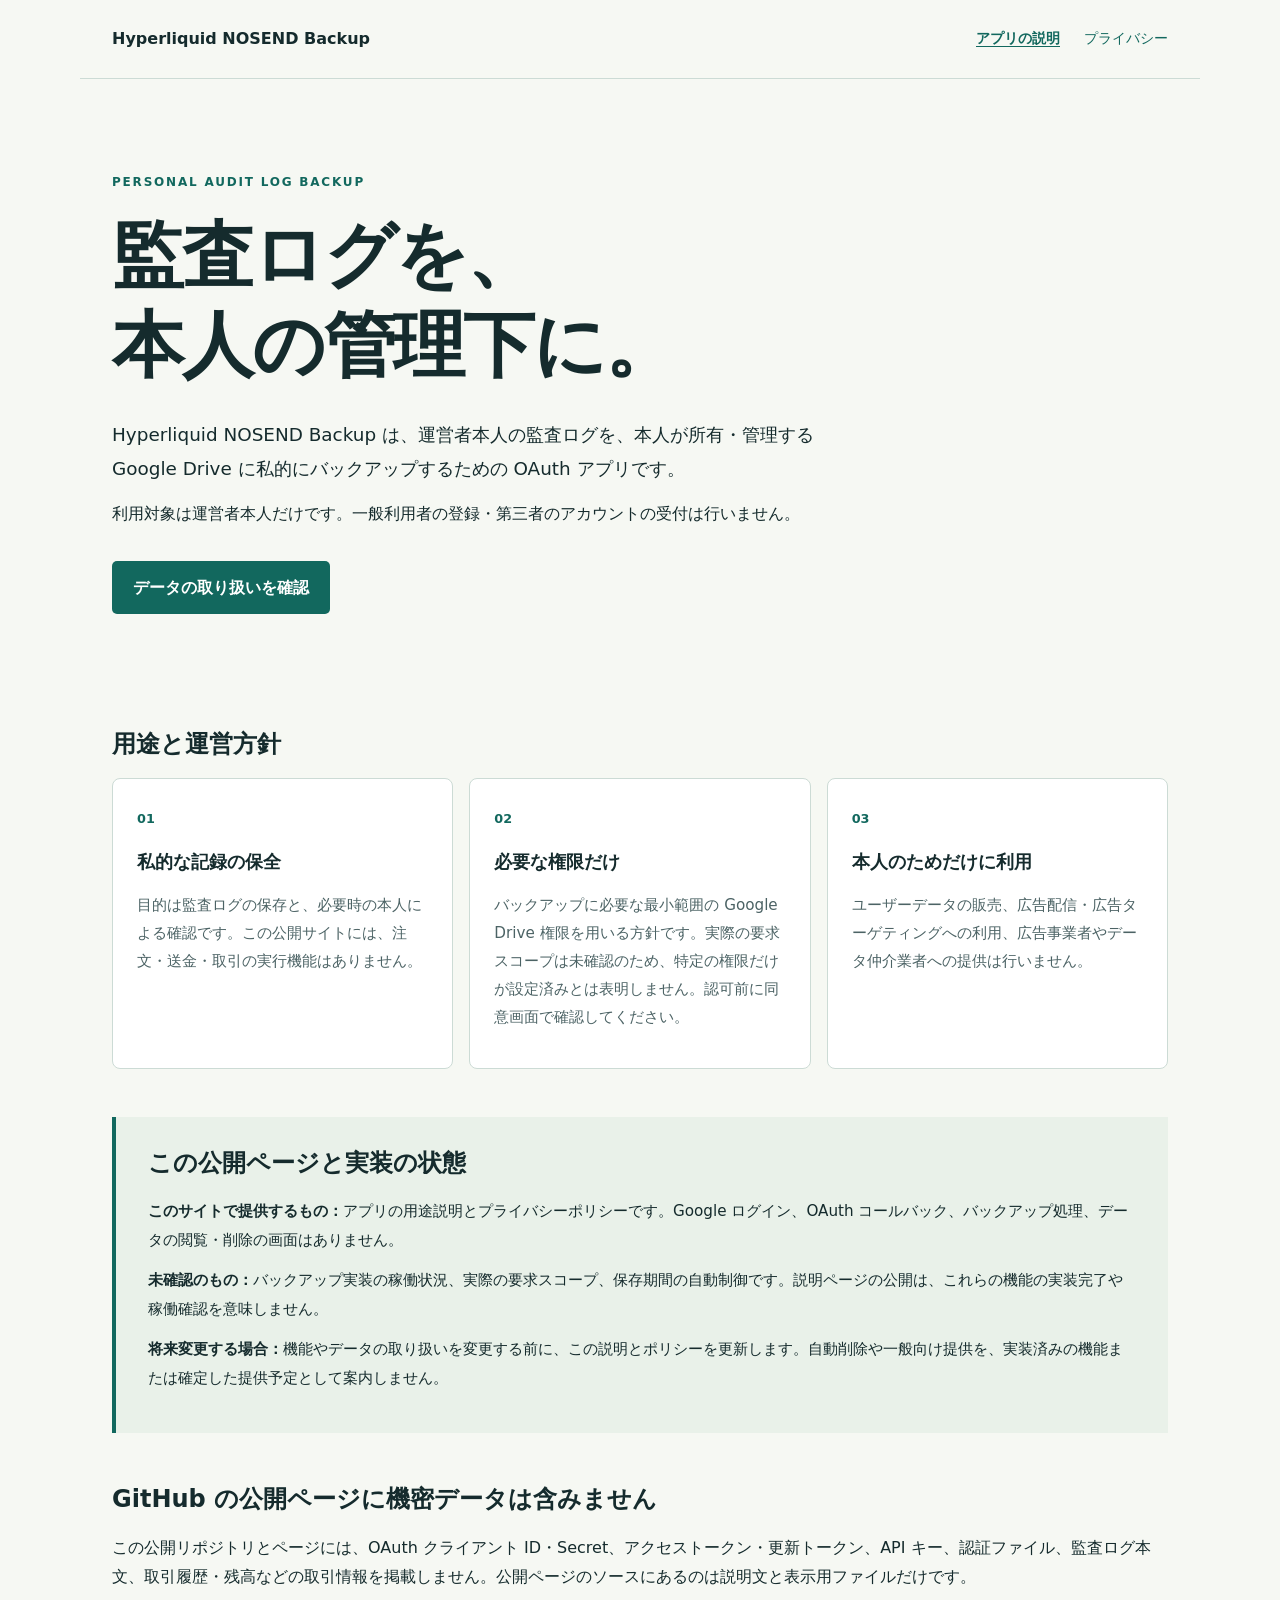
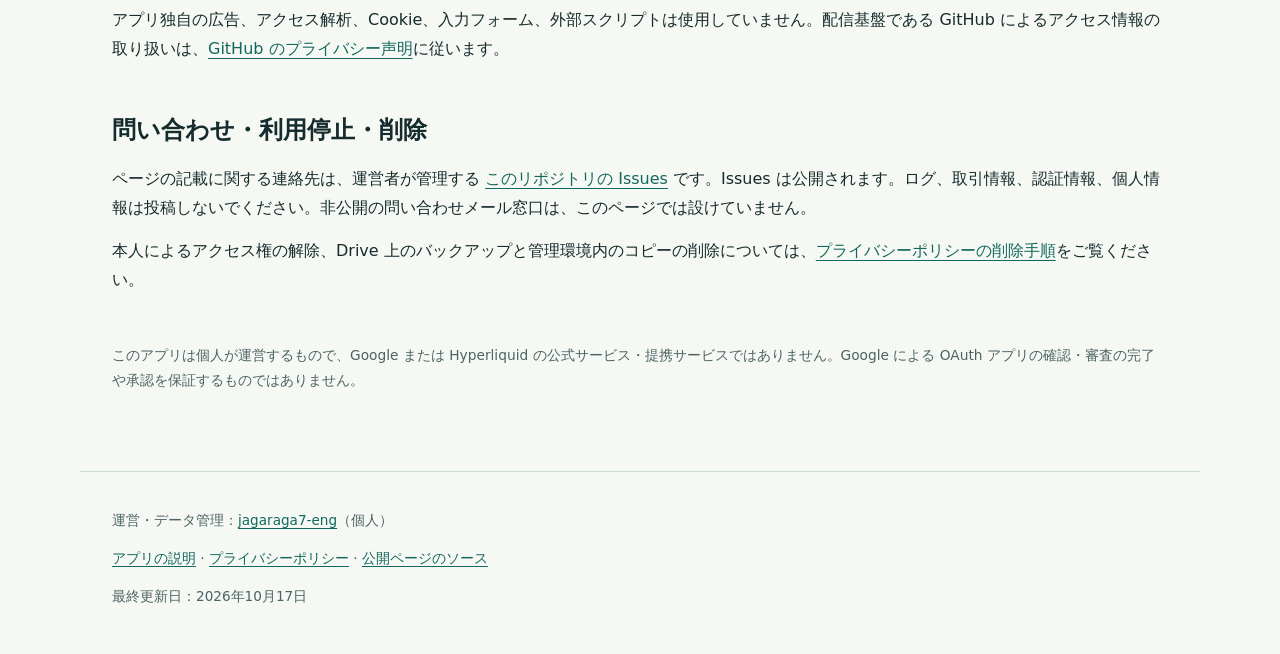
<file: index.html>
<!doctype html>
<html lang="ja">
<head>
<meta charset="utf-8">
<meta name="viewport" content="width=device-width, initial-scale=1">
<meta name="referrer" content="strict-origin-when-cross-origin">
<meta http-equiv="Content-Security-Policy" content="default-src 'none'; style-src 'self'; img-src 'self'; base-uri 'none'; form-action 'none'">
<meta name="description" content="本人の監査ログを本人のGoogle Driveへ私的にバックアップするためのOAuthアプリの説明。公開サイトは説明専用です。">
<title>Hyperliquid NOSEND Backup | アプリの説明</title>
<link rel="stylesheet" href="./styles.css">
</head>
<body>
<a class="skip" href="#main">本文へ移動</a>
<header class="site-header"><a class="brand" href="./">Hyperliquid NOSEND Backup</a>
<nav aria-label="メインナビゲーション"><a href="./" aria-current="page">アプリの説明</a><a href="./privacy.html">プライバシー</a></nav></header>
<main id="main">
<section class="hero"><p class="eyebrow">PERSONAL AUDIT LOG BACKUP</p><h1>監査ログを、<br>本人の管理下に。</h1><p class="lead">Hyperliquid NOSEND Backup は、運営者本人の監査ログを、本人が所有・管理する Google Drive に私的にバックアップするための OAuth アプリです。</p><p>利用対象は運営者本人だけです。一般利用者の登録・第三者のアカウントの受付は行いません。</p><a class="button" href="./privacy.html">データの取り扱いを確認</a></section>
<section aria-labelledby="principles"><h2 id="principles">用途と運営方針</h2><div class="cards">
<article class="card"><span class="number">01</span><h3>私的な記録の保全</h3><p>目的は監査ログの保存と、必要時の本人による確認です。この公開サイトには、注文・送金・取引の実行機能はありません。</p></article>
<article class="card"><span class="number">02</span><h3>必要な権限だけ</h3><p>バックアップに必要な最小範囲の Google Drive 権限を用いる方針です。実際の要求スコープは未確認のため、特定の権限だけが設定済みとは表明しません。認可前に同意画面で確認してください。</p></article>
<article class="card"><span class="number">03</span><h3>本人のためだけに利用</h3><p>ユーザーデータの販売、広告配信・広告ターゲティングへの利用、広告事業者やデータ仲介業者への提供は行いません。</p></article>
</div></section>
<section class="notice" aria-labelledby="status"><h2 id="status">この公開ページと実装の状態</h2><p><strong>このサイトで提供するもの：</strong>アプリの用途説明とプライバシーポリシーです。Google ログイン、OAuth コールバック、バックアップ処理、データの閲覧・削除の画面はありません。</p><p><strong>未確認のもの：</strong>バックアップ実装の稼働状況、実際の要求スコープ、保存期間の自動制御です。説明ページの公開は、これらの機能の実装完了や稼働確認を意味しません。</p><p><strong>将来変更する場合：</strong>機能やデータの取り扱いを変更する前に、この説明とポリシーを更新します。自動削除や一般向け提供を、実装済みの機能または確定した提供予定として案内しません。</p></section>
<section aria-labelledby="public-data"><h2 id="public-data">GitHub の公開ページに機密データは含みません</h2><p>この公開リポジトリとページには、OAuth クライアント ID・Secret、アクセストークン・更新トークン、API キー、認証ファイル、監査ログ本文、取引履歴・残高などの取引情報を掲載しません。公開ページのソースにあるのは説明文と表示用ファイルだけです。</p><p>アプリ独自の広告、アクセス解析、Cookie、入力フォーム、外部スクリプトは使用していません。配信基盤である GitHub によるアクセス情報の取り扱いは、<a href="https://docs.github.com/en/site-policy/privacy-policies/github-general-privacy-statement">GitHub のプライバシー声明</a>に従います。</p></section>
<section aria-labelledby="contact"><h2 id="contact">問い合わせ・利用停止・削除</h2><p>ページの記載に関する連絡先は、運営者が管理する <a href="https://github.com/jagaraga7-eng/hyperliquid-nosend-oauth-pages/issues">このリポジトリの Issues</a> です。Issues は公開されます。ログ、取引情報、認証情報、個人情報は投稿しないでください。非公開の問い合わせメール窓口は、このページでは設けていません。</p><p>本人によるアクセス権の解除、Drive 上のバックアップと管理環境内のコピーの削除については、<a href="./privacy.html#deletion">プライバシーポリシーの削除手順</a>をご覧ください。</p></section>
<p class="small">このアプリは個人が運営するもので、Google または Hyperliquid の公式サービス・提携サービスではありません。Google による OAuth アプリの確認・審査の完了や承認を保証するものではありません。</p>
</main><footer class="site-footer"><p>運営・データ管理：<a href="https://github.com/jagaraga7-eng">jagaraga7-eng</a>（個人）</p><p><a href="./">アプリの説明</a> · <a href="./privacy.html">プライバシーポリシー</a> · <a href="https://github.com/jagaraga7-eng/hyperliquid-nosend-oauth-pages">公開ページのソース</a></p><p>最終更新日：2026年10月17日</p></footer>
</body>
</html>
</file>
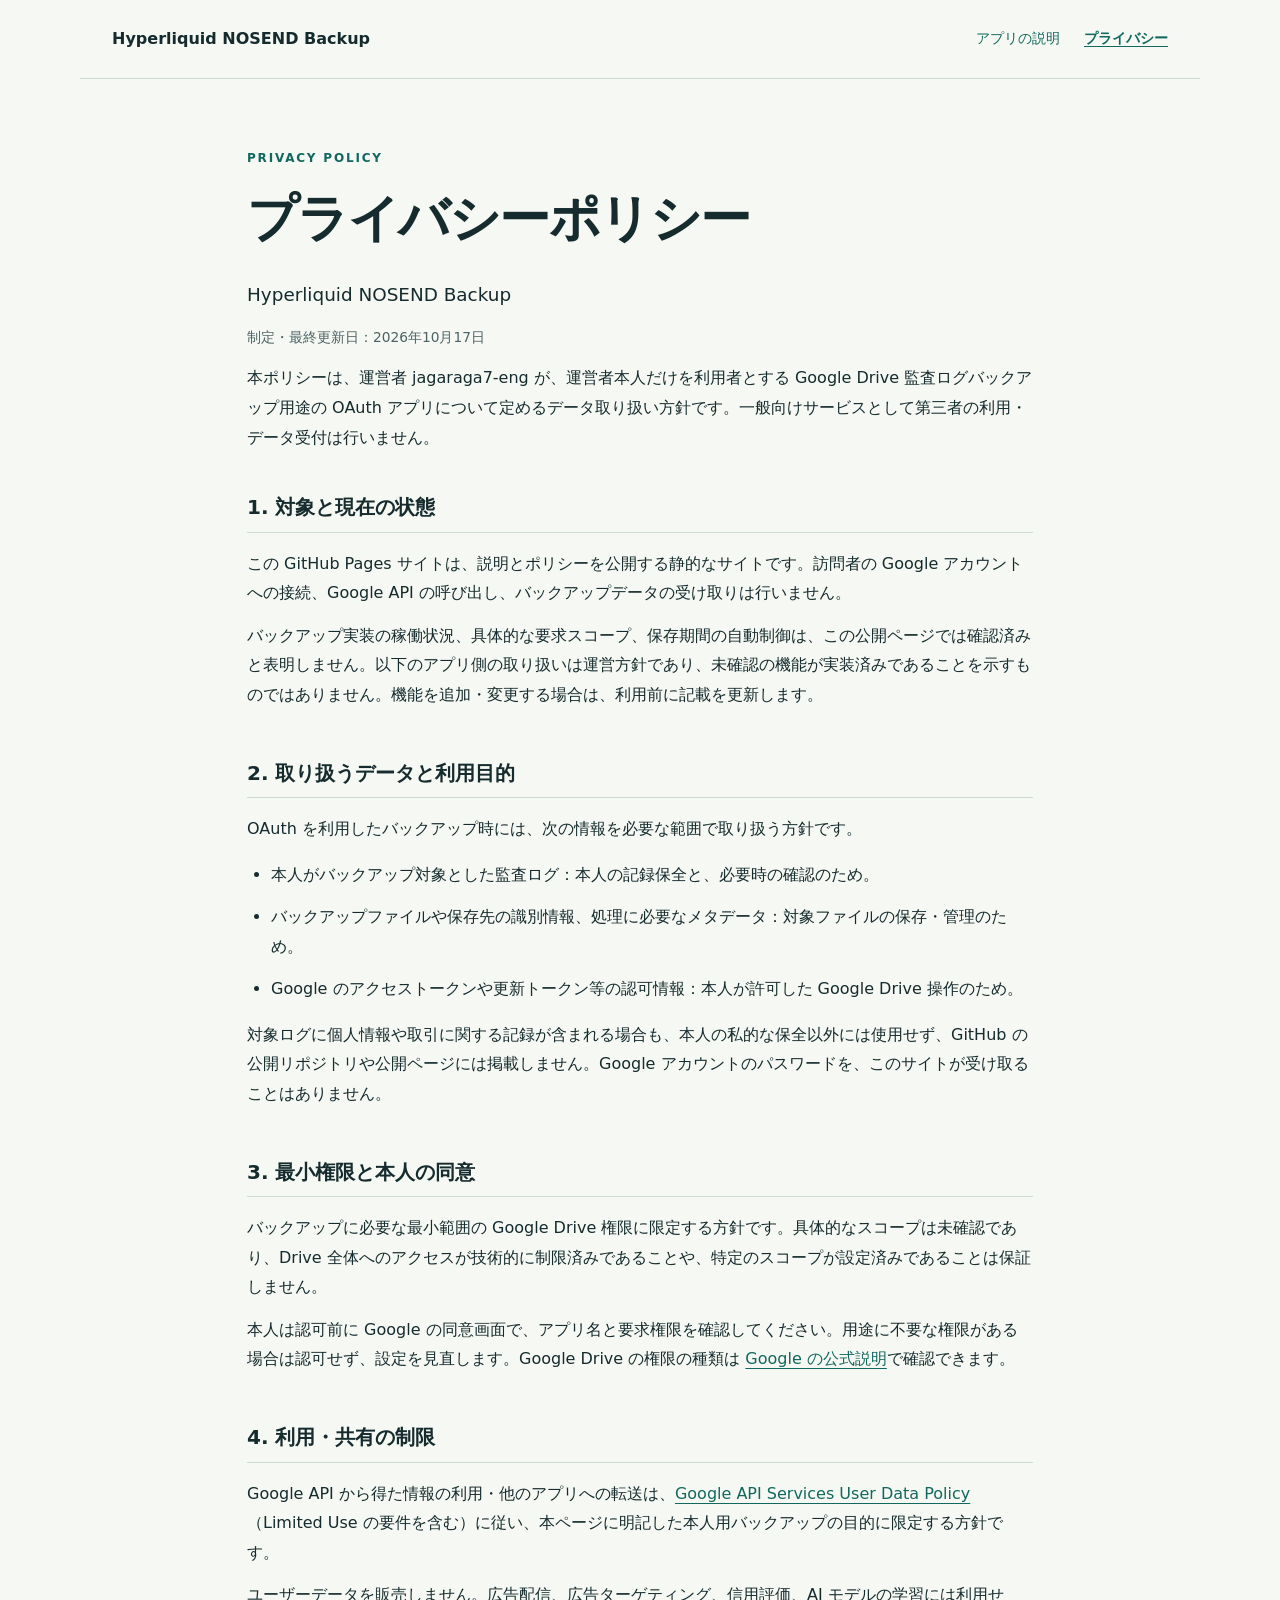
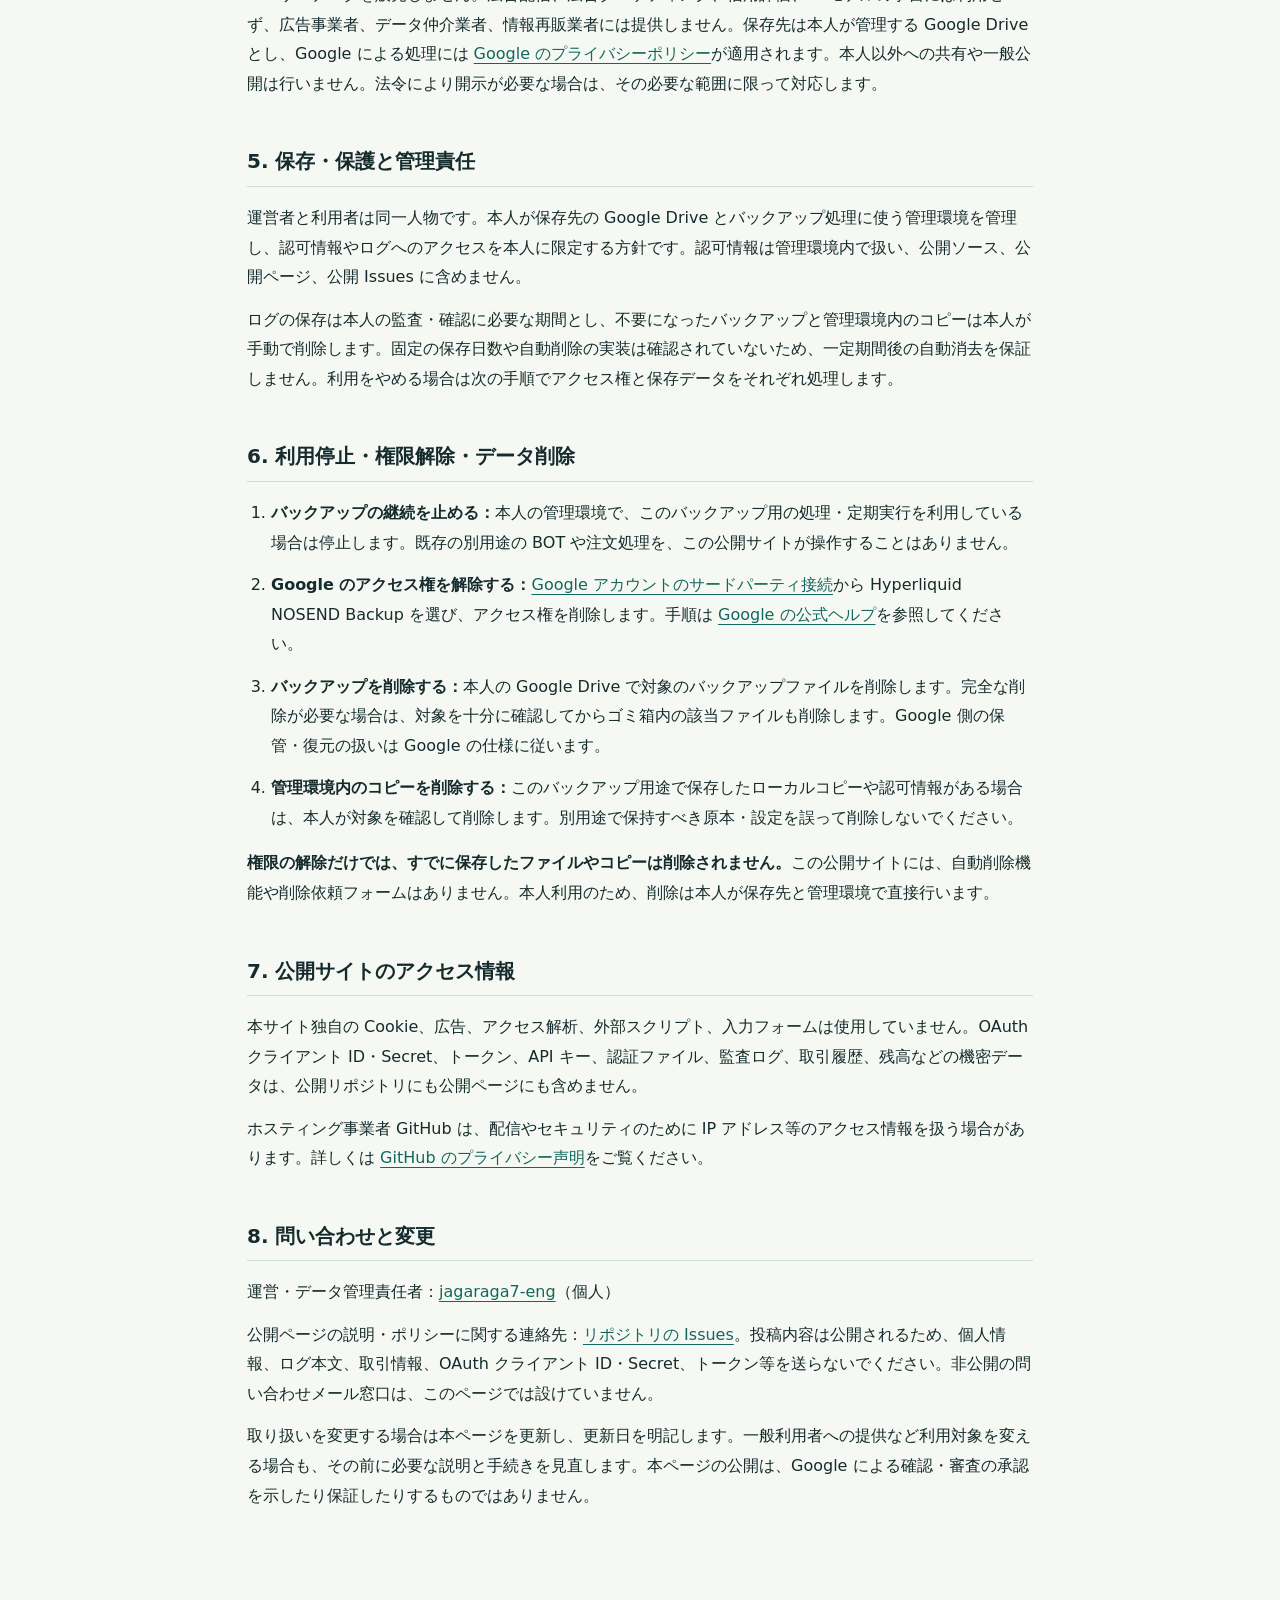
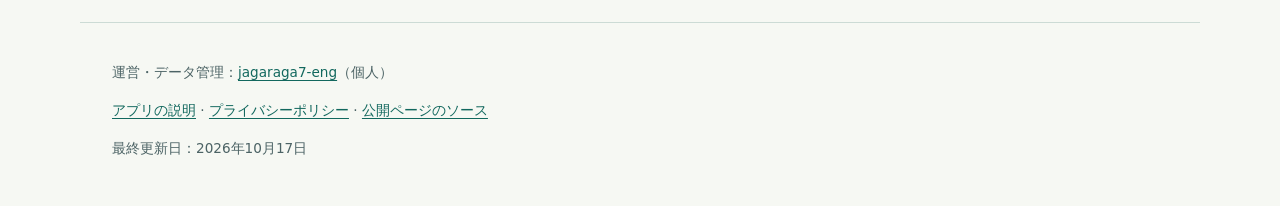
<file: privacy.html>
<!doctype html>
<html lang="ja">
<head>
<meta charset="utf-8">
<meta name="viewport" content="width=device-width, initial-scale=1">
<meta name="referrer" content="strict-origin-when-cross-origin">
<meta http-equiv="Content-Security-Policy" content="default-src 'none'; style-src 'self'; img-src 'self'; base-uri 'none'; form-action 'none'">
<meta name="description" content="Hyperliquid NOSEND Backup の個人利用におけるデータの利用目的、最小権限、管理、利用停止と削除方法。">
<title>プライバシーポリシー | Hyperliquid NOSEND Backup</title>
<link rel="stylesheet" href="./styles.css">
</head>
<body>
<a class="skip" href="#main">本文へ移動</a>
<header class="site-header"><a class="brand" href="./">Hyperliquid NOSEND Backup</a>
<nav aria-label="メインナビゲーション"><a href="./">アプリの説明</a><a href="./privacy.html" aria-current="page">プライバシー</a></nav></header>
<main id="main" class="policy">
<p class="eyebrow">PRIVACY POLICY</p><h1>プライバシーポリシー</h1><p class="lead">Hyperliquid NOSEND Backup</p><p class="small">制定・最終更新日：2026年10月17日</p>
<p>本ポリシーは、運営者 jagaraga7-eng が、運営者本人だけを利用者とする Google Drive 監査ログバックアップ用途の OAuth アプリについて定めるデータ取り扱い方針です。一般向けサービスとして第三者の利用・データ受付は行いません。</p>
<section><h2>1. 対象と現在の状態</h2><p>この GitHub Pages サイトは、説明とポリシーを公開する静的なサイトです。訪問者の Google アカウントへの接続、Google API の呼び出し、バックアップデータの受け取りは行いません。</p><p>バックアップ実装の稼働状況、具体的な要求スコープ、保存期間の自動制御は、この公開ページでは確認済みと表明しません。以下のアプリ側の取り扱いは運営方針であり、未確認の機能が実装済みであることを示すものではありません。機能を追加・変更する場合は、利用前に記載を更新します。</p></section>
<section><h2>2. 取り扱うデータと利用目的</h2><p>OAuth を利用したバックアップ時には、次の情報を必要な範囲で取り扱う方針です。</p><ul><li>本人がバックアップ対象とした監査ログ：本人の記録保全と、必要時の確認のため。</li><li>バックアップファイルや保存先の識別情報、処理に必要なメタデータ：対象ファイルの保存・管理のため。</li><li>Google のアクセストークンや更新トークン等の認可情報：本人が許可した Google Drive 操作のため。</li></ul><p>対象ログに個人情報や取引に関する記録が含まれる場合も、本人の私的な保全以外には使用せず、GitHub の公開リポジトリや公開ページには掲載しません。Google アカウントのパスワードを、このサイトが受け取ることはありません。</p></section>
<section><h2>3. 最小権限と本人の同意</h2><p>バックアップに必要な最小範囲の Google Drive 権限に限定する方針です。具体的なスコープは未確認であり、Drive 全体へのアクセスが技術的に制限済みであることや、特定のスコープが設定済みであることは保証しません。</p><p>本人は認可前に Google の同意画面で、アプリ名と要求権限を確認してください。用途に不要な権限がある場合は認可せず、設定を見直します。Google Drive の権限の種類は <a href="https://developers.google.com/workspace/drive/api/guides/api-specific-auth">Google の公式説明</a>で確認できます。</p></section>
<section><h2>4. 利用・共有の制限</h2><p>Google API から得た情報の利用・他のアプリへの転送は、<a href="https://developers.google.com/terms/api-services-user-data-policy">Google API Services User Data Policy</a>（Limited Use の要件を含む）に従い、本ページに明記した本人用バックアップの目的に限定する方針です。</p><p>ユーザーデータを販売しません。広告配信、広告ターゲティング、信用評価、AI モデルの学習には利用せず、広告事業者、データ仲介業者、情報再販業者には提供しません。保存先は本人が管理する Google Drive とし、Google による処理には <a href="https://policies.google.com/privacy?hl=ja">Google のプライバシーポリシー</a>が適用されます。本人以外への共有や一般公開は行いません。法令により開示が必要な場合は、その必要な範囲に限って対応します。</p></section>
<section><h2>5. 保存・保護と管理責任</h2><p>運営者と利用者は同一人物です。本人が保存先の Google Drive とバックアップ処理に使う管理環境を管理し、認可情報やログへのアクセスを本人に限定する方針です。認可情報は管理環境内で扱い、公開ソース、公開ページ、公開 Issues に含めません。</p><p>ログの保存は本人の監査・確認に必要な期間とし、不要になったバックアップと管理環境内のコピーは本人が手動で削除します。固定の保存日数や自動削除の実装は確認されていないため、一定期間後の自動消去を保証しません。利用をやめる場合は次の手順でアクセス権と保存データをそれぞれ処理します。</p></section>
<section id="deletion"><h2>6. 利用停止・権限解除・データ削除</h2><ol><li><strong>バックアップの継続を止める：</strong>本人の管理環境で、このバックアップ用の処理・定期実行を利用している場合は停止します。既存の別用途の BOT や注文処理を、この公開サイトが操作することはありません。</li><li><strong>Google のアクセス権を解除する：</strong><a href="https://myaccount.google.com/connections">Google アカウントのサードパーティ接続</a>から Hyperliquid NOSEND Backup を選び、アクセス権を削除します。手順は <a href="https://support.google.com/accounts/answer/13533235?hl=ja">Google の公式ヘルプ</a>を参照してください。</li><li><strong>バックアップを削除する：</strong>本人の Google Drive で対象のバックアップファイルを削除します。完全な削除が必要な場合は、対象を十分に確認してからゴミ箱内の該当ファイルも削除します。Google 側の保管・復元の扱いは Google の仕様に従います。</li><li><strong>管理環境内のコピーを削除する：</strong>このバックアップ用途で保存したローカルコピーや認可情報がある場合は、本人が対象を確認して削除します。別用途で保持すべき原本・設定を誤って削除しないでください。</li></ol><p><strong>権限の解除だけでは、すでに保存したファイルやコピーは削除されません。</strong>この公開サイトには、自動削除機能や削除依頼フォームはありません。本人利用のため、削除は本人が保存先と管理環境で直接行います。</p></section>
<section><h2>7. 公開サイトのアクセス情報</h2><p>本サイト独自の Cookie、広告、アクセス解析、外部スクリプト、入力フォームは使用していません。OAuth クライアント ID・Secret、トークン、API キー、認証ファイル、監査ログ、取引履歴、残高などの機密データは、公開リポジトリにも公開ページにも含めません。</p><p>ホスティング事業者 GitHub は、配信やセキュリティのために IP アドレス等のアクセス情報を扱う場合があります。詳しくは <a href="https://docs.github.com/en/site-policy/privacy-policies/github-general-privacy-statement">GitHub のプライバシー声明</a>をご覧ください。</p></section>
<section><h2>8. 問い合わせと変更</h2><p>運営・データ管理責任者：<a href="https://github.com/jagaraga7-eng">jagaraga7-eng</a>（個人）</p><p>公開ページの説明・ポリシーに関する連絡先：<a href="https://github.com/jagaraga7-eng/hyperliquid-nosend-oauth-pages/issues">リポジトリの Issues</a>。投稿内容は公開されるため、個人情報、ログ本文、取引情報、OAuth クライアント ID・Secret、トークン等を送らないでください。非公開の問い合わせメール窓口は、このページでは設けていません。</p><p>取り扱いを変更する場合は本ページを更新し、更新日を明記します。一般利用者への提供など利用対象を変える場合も、その前に必要な説明と手続きを見直します。本ページの公開は、Google による確認・審査の承認を示したり保証したりするものではありません。</p></section>
</main><footer class="site-footer"><p>運営・データ管理：<a href="https://github.com/jagaraga7-eng">jagaraga7-eng</a>（個人）</p><p><a href="./">アプリの説明</a> · <a href="./privacy.html">プライバシーポリシー</a> · <a href="https://github.com/jagaraga7-eng/hyperliquid-nosend-oauth-pages">公開ページのソース</a></p><p>最終更新日：2026年10月17日</p></footer>
</body>
</html>
</file>
<file: styles.css>
:root{color-scheme:light;--ink:#152b2d;--muted:#4c6365;--accent:#12685e;--line:#ccdbd5;--paper:#f6f8f3}
*{box-sizing:border-box}html{scroll-behavior:smooth;scroll-padding-top:2rem}body{margin:0;background:var(--paper);color:var(--ink);font-family:system-ui,-apple-system,"Segoe UI","Noto Sans JP",sans-serif;line-height:1.85;overflow-wrap:anywhere}a{color:var(--accent);text-underline-offset:.22em}a:hover{text-decoration-thickness:2px}a:focus-visible{outline:3px solid #a54c1c;outline-offset:5px}.skip{position:absolute;top:-100px;left:1rem;padding:.5rem;background:white;z-index:10}.skip:focus{top:1rem}
.site-header{max-width:1120px;margin:auto;display:flex;justify-content:space-between;align-items:center;gap:1.5rem;padding:1.5rem 2rem;border-bottom:1px solid var(--line)}.brand{font-size:1rem;font-weight:750;text-decoration:none;color:var(--ink)}nav{display:flex;gap:1.5rem;font-size:.9rem}nav a{text-decoration:none}nav a[aria-current]{text-decoration:underline;font-weight:700}main{max-width:1120px;margin:auto;padding:0 2rem 4rem}.hero{max-width:850px;padding:5rem 0 4rem}.eyebrow{font-size:.75rem;letter-spacing:.15em;font-weight:750;color:var(--accent)}h1{font-size:clamp(2.5rem,6vw,4.5rem);letter-spacing:-.03em;line-height:1.25;margin:1rem 0 1.8rem;font-weight:750}h2{font-size:1.5rem;line-height:1.5;margin:0 0 1rem}h3{font-size:1.12rem;margin:.75rem 0}.lead{font-size:1.15rem;max-width:760px}p{margin:.8rem 0}section{margin:0 0 3rem}.button{display:inline-block;padding:.75rem 1.3rem;margin-top:1.2rem;border-radius:5px;background:var(--accent);color:white;font-weight:650;text-decoration:none}.cards{display:grid;grid-template-columns:repeat(3,1fr);gap:1rem}.card{border:1px solid var(--line);padding:1.5rem;background:#fff;border-radius:8px}.card p{font-size:.95rem;color:var(--muted)}.number{font-size:.8rem;color:var(--accent);font-weight:700}.notice{padding:1.75rem 2rem;border-left:4px solid var(--accent);background:#e9f1e9}.notice p{font-size:.95rem}.small{font-size:.86rem;color:var(--muted)}.site-footer{max-width:1120px;margin:auto;border-top:1px solid var(--line);padding:1.5rem 2rem 2rem;font-size:.85rem;color:var(--muted)}.policy{max-width:850px;padding-top:3.5rem}.policy h1{font-size:clamp(2rem,5vw,3.2rem)}.policy section{margin-top:2.5rem}.policy h2{font-size:1.25rem;border-bottom:1px solid var(--line);padding-bottom:.6rem}.policy li{margin:.8rem 0}.policy ul,.policy ol{padding-left:1.5rem}
@media(max-width:700px){.site-header{align-items:flex-start;flex-direction:column;gap:.6rem;padding:1.2rem}nav{gap:1.25rem}main{padding-left:1.2rem;padding-right:1.2rem}.hero{padding-top:3rem}.cards{grid-template-columns:1fr}.notice{padding:1.2rem}.site-footer{padding:1.2rem}.policy{padding-top:2rem}}@media(prefers-reduced-motion:reduce){html{scroll-behavior:auto}}
</file>
